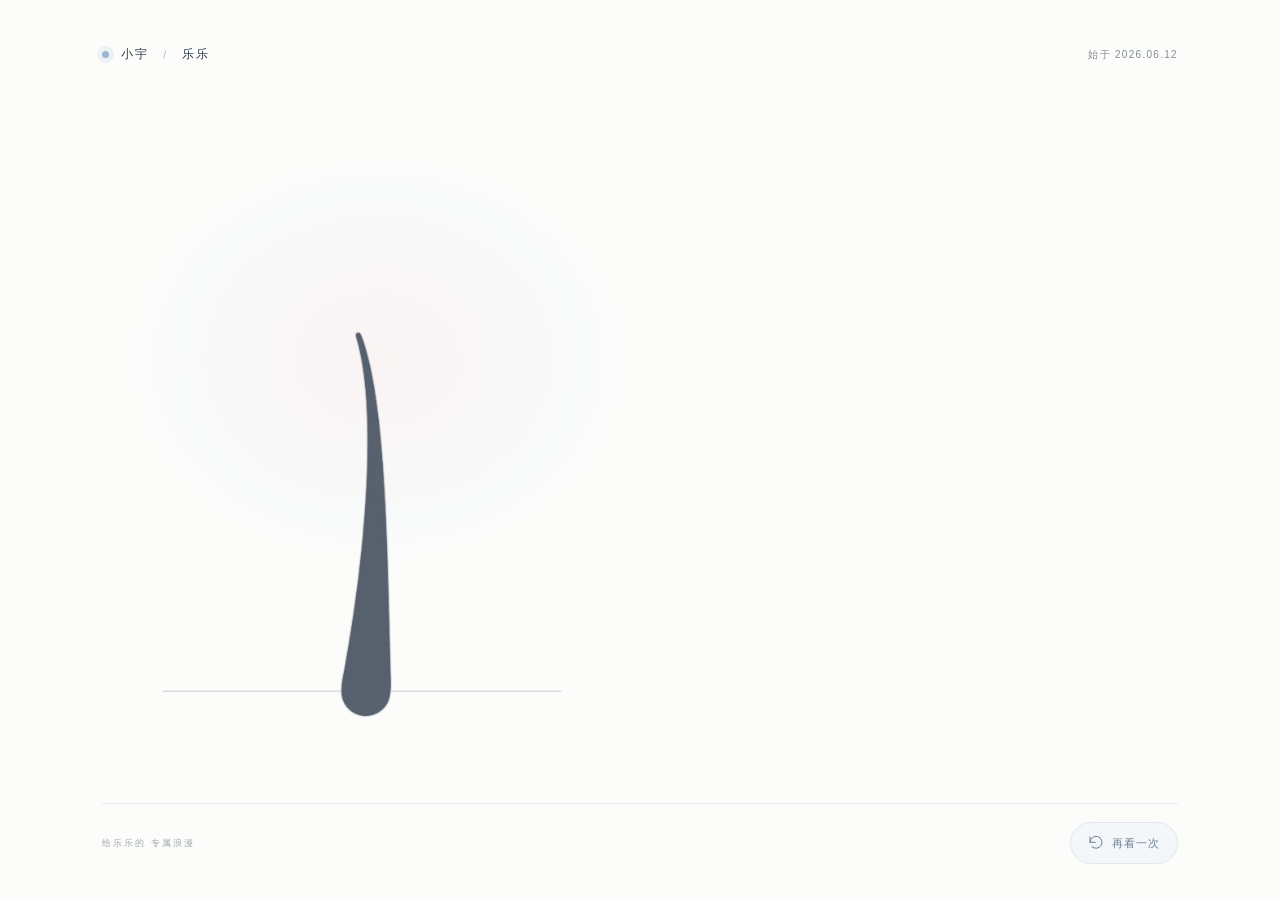
<file: index.html>
<!doctype html>
<html lang="zh-CN">
<head>
  <meta charset="UTF-8">
  <meta name="viewport" content="width=device-width, initial-scale=1, viewport-fit=cover">
  <meta name="theme-color" content="#fcfcfa">
  <meta name="description" content="幸福无教程 你在我身边便是幸福 — 小宇写给乐乐的一封情书">
  <meta name="robots" content="noindex, nofollow">
  <meta property="og:title" content="乐乐 有些话想对你说">
  <meta property="og:description" content="幸福无教程 你在我身边便是幸福">
  <meta property="og:type" content="website">
  <title>乐乐 有些话想对你说</title>
  <link rel="icon" href="favicon.svg" type="image/svg+xml">
  <link rel="stylesheet" href="styles.css">
  <script defer src="config.js"></script>
  <script defer src="js/geometry.js"></script>
  <script defer src="js/tree.js"></script>
  <script defer src="js/app.js"></script>
</head>
<body>
  <div class="page">
    <header class="masthead">
      <a class="dedication" href="#letter" aria-label="阅读小宇写给乐乐的信"><span class="blue-mark" aria-hidden="true"></span>小宇 <span class="slash">/</span> 乐乐</a>
      <span class="since">始于 <time datetime="2026-06-12">2026.06.12</time></span>
    </header>

    <main id="experience">
      <figure class="tree-scene" aria-label="一棵为乐乐慢慢长大的爱心树">
        <div class="tree-halo" aria-hidden="true"></div>
        <div class="tree-stage" aria-hidden="true">
          <canvas id="ground-canvas"></canvas>
          <canvas id="static-canvas"></canvas>
          <canvas id="canvas"></canvas>
        </div>
        <figcaption>小宇 <span aria-hidden="true">·</span> 写给乐乐</figcaption>
      </figure>

      <article class="letter" id="letter" aria-label="小宇给乐乐的情书">
        <p class="eyebrow">有些话想对你说</p>
        <h1>乐乐<span class="name-dot" aria-hidden="true"></span></h1>
        <div class="letter-body" aria-label="幸福无教程 你在我身边便是幸福 我爱你乐乐⌯'ㅅ'⌯">
          <p class="typed-line lead" data-text="幸福无教程">幸福无教程</p>
          <p class="typed-line" data-text="你在我身边便是幸福">你在我身边便是幸福</p>
          <p class="typed-line final-line" data-text="我爱你乐乐⌯'ㅅ'⌯">我爱你乐乐⌯'ㅅ'⌯</p>
        </div>
        <div class="closing">
          <div class="together">
            <p class="together-label">从那天起 到此刻</p>
            <p class="day-counter">我们已经相恋 <strong id="days">—</strong><span>天</span></p>
            <p class="anniversary">2026.06.12 <span aria-hidden="true">—</span> <span id="today">现在</span></p>
          </div>
          <p class="signature">小宇</p>
        </div>
      </article>
    </main>

    <footer class="page-footer">
      <span class="footer-note">给乐乐的 专属浪漫</span>
      <button id="replay" type="button">
        <svg viewBox="0 0 24 24" width="16" height="16" fill="none" stroke="currentColor" stroke-width="1.5" stroke-linecap="round" stroke-linejoin="round" aria-hidden="true"><path d="M3 11a9 9 0 1 1 2.8 6.5M3 3v8h8"/></svg>
        再看一次
      </button>
    </footer>
  </div>
</body>
</html>
</file>
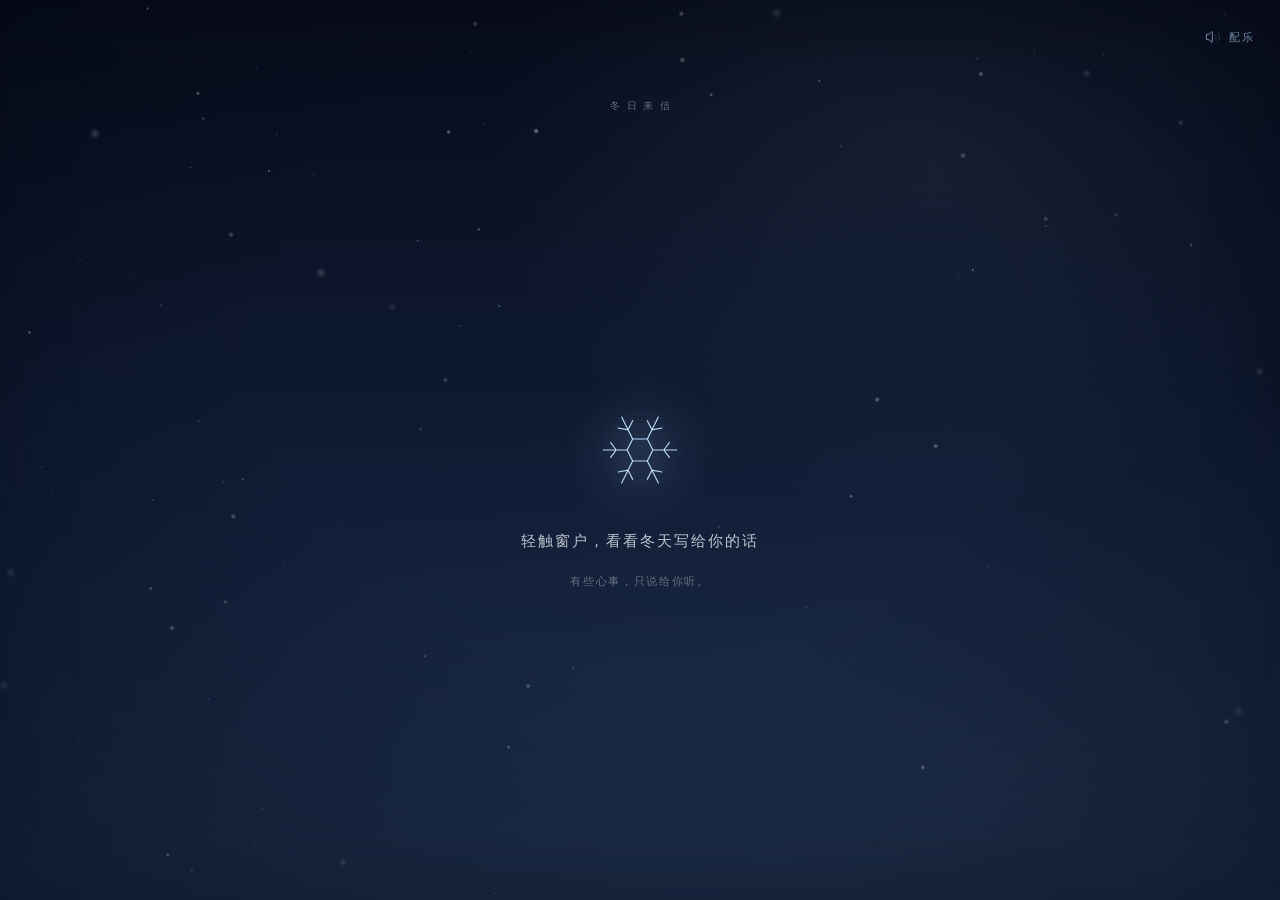
<file: winter-2026/index.html>
<!doctype html>
<html lang="zh-CN">
<head>
<meta charset="UTF-8">
<meta name="viewport" content="width=device-width, initial-scale=1, viewport-fit=cover">
<meta name="theme-color" content="#060B1A">
<meta name="color-scheme" content="dark">
<meta name="format-detection" content="telephone=no, email=no, address=no">
<meta name="description" content="雪落无声，爱意有声。一封藏在冬夜里，只写给你的信。">
<meta property="og:title" content="冬天有一封信，想写给你">
<meta property="og:description" content="轻触窗户，看看冬天写给你的话。">
<meta property="og:type" content="website">
<title>冬天有一封信，想写给你</title>
<style>
  :root {
    --night-top: #060b1a; --night-middle: #101c35; --night-bottom: #192a46;
    --ice: #b8d8f8; --moon: #f3f7ff; --lavender: #b4a7d6; --gold: #f4d9a6;
    --ice-rgb: 184, 216, 248; --gold-rgb: 244, 217, 166;
    --ease: cubic-bezier(.22, .61, .36, 1);
    --breath-time: 3.8s; --wake-time: 1.5s; --line-time: .9s;
    --slow-time: 8s; --fade-time: 1.8s; --enter-time: 2s;
  }
  * { box-sizing: border-box; }
  html, body { margin: 0; width: 100%; height: 100%; overflow: hidden; }
  body {
    background: var(--night-top); color: var(--moon);
    font-family: -apple-system, BlinkMacSystemFont, "PingFang SC", "Hiragino Sans GB", "Microsoft YaHei", sans-serif;
    font-weight: 300; -webkit-font-smoothing: antialiased;
    -webkit-text-size-adjust: 100%; text-size-adjust: 100%;
    -webkit-user-select: none; user-select: none;
    -webkit-tap-highlight-color: transparent; -webkit-touch-callout: none;
  }
  .scene {
    position: relative; width: 100%; height: 100vh; height: 100dvh;
    overflow: hidden; isolation: isolate; touch-action: manipulation;
  }
  .night, .mist, .light, .warmth, .glass, #snow { position: absolute; inset: 0; pointer-events: none; }
  .night {
    background: radial-gradient(ellipse at 73% 18%, rgba(184,216,248,.065), transparent 34%),
      linear-gradient(180deg, var(--night-top), var(--night-middle) 53%, var(--night-bottom));
  }
  .night::before {
    content: ""; position: absolute; inset: 0; opacity: .45;
    background: radial-gradient(circle at 21% 19%, var(--ice) 0 .6px, transparent 1.2px),
      radial-gradient(circle at 76% 30%, var(--moon) 0 .5px, transparent 1px),
      radial-gradient(circle at 64% 9%, var(--moon) 0 .4px, transparent 1px),
      radial-gradient(circle at 39% 34%, var(--ice) 0 .5px, transparent 1px);
    animation: atmosphere var(--slow-time) ease-in-out infinite alternate;
  }
  .mist {
    inset: 25% -25% -20%; opacity: .32;
    background: radial-gradient(ellipse at 68% 65%, rgba(184,216,248,.11), transparent 53%);
    animation: mist-drift 28s ease-in-out infinite alternate;
  }
  .light {
    opacity: 0;
    background: radial-gradient(ellipse at 50% 48%, rgba(var(--ice-rgb),.1), transparent 62%);
  }
  .warmth {
    opacity: 0;
    background: radial-gradient(ellipse at 50% 56%, rgba(var(--gold-rgb),.08), transparent 52%);
  }
  #snow { width: 100%; height: 100%; }
  .glass {
    background: radial-gradient(ellipse at 50% 40%, transparent 40%, rgba(3,7,18,.37) 100%);
    box-shadow: inset 0 0 80px rgba(3,7,18,.18);
  }
  .composition { position: absolute; top: 0; width: 100%; height: var(--scene-height, 100%); }
  .eyebrow {
    position: absolute; top: max(11%, calc(env(safe-area-inset-top, 0px) + 32px));
    width: 100%; margin: 0; text-align: center; padding-left: .65em;
    font-size: 10px; letter-spacing: .65em; color: rgba(var(--ice-rgb),.48);
    animation: arrive var(--enter-time) var(--ease) both;
  }
  .intro { position: absolute; inset: 0; }
  .opener {
    position: absolute; left: 50%; top: 50%; width: 112px; height: 112px;
    margin: -56px 0 0 -56px; padding: 12px; border: 0; border-radius: 50%;
    color: var(--ice); background: transparent; cursor: pointer;
    transition: background .4s ease, box-shadow .4s ease;
  }
  .opener:focus-visible { outline: 1px solid rgba(var(--ice-rgb),.6); outline-offset: 8px; }
  .opener::before {
    content: ""; position: absolute; inset: -24px; border-radius: 50%;
    background: radial-gradient(circle, rgba(var(--ice-rgb),.08), transparent 68%);
  }
  .crystal { display: block; width: 100%; height: 100%; transition: transform .4s var(--ease); }
  .crystal svg {
    display: block; width: 100%; height: 100%; overflow: visible;
    filter: drop-shadow(0 0 12px rgba(var(--ice-rgb),.38));
    animation: breathe var(--breath-time) ease-in-out infinite;
  }
  .opener:active .crystal { transform: scale(.96); }
  @media (hover: hover) {
    .opener:hover .crystal { transform: scale(1.035); }
    .opener:hover { background: rgba(var(--ice-rgb),.025); }
  }
  .hint {
    position: absolute; left: 20px; right: 20px; top: calc(50% + 77px);
    margin: 0; text-align: center; font-size: clamp(13px, 3.5vw, 15px);
    letter-spacing: .13em; line-height: 1.9; color: rgba(243,247,255,.76);
    animation: arrive var(--enter-time) var(--ease) both;
  }
  .hint span { display: block; animation: hint-float 6s ease-in-out 2s infinite; }
  .aside { display: block; margin-top: 15px; font-size: 11px; letter-spacing: .15em; color: rgba(243,247,255,.37); }
  .halo {
    position: absolute; left: 50%; top: 50%; width: 94px; height: 94px;
    margin: -47px; opacity: 0; border: 1px solid rgba(var(--ice-rgb),.26); border-radius: 50%;
    box-shadow: 0 0 22px rgba(var(--ice-rgb),.08), inset 0 0 18px rgba(var(--ice-rgb),.05);
    pointer-events: none;
  }
  .letter {
    position: absolute; left: 50%; top: 50%; width: calc(100% - 48px); max-width: 720px;
    transform: translate(-50%, -50%); text-align: center; pointer-events: none;
    font-family: "Songti SC", "STSong", "Noto Serif CJK SC", "SimSun", serif;
    font-size: clamp(23px, 6.15vw, 30px); font-weight: 400;
    line-height: 2; letter-spacing: .14em; text-shadow: 0 0 24px rgba(var(--ice-rgb),.14);
  }
  .letter p { margin: 0; }
  .letter p + p { margin-top: .65em; }
  .line { display: block; opacity: 0; transform: translateY(10px); filter: blur(4px); overflow-wrap: anywhere; }
  .secret {
    position: absolute; bottom: max(10%, calc(env(safe-area-inset-bottom, 0px) + 68px));
    left: 24px; right: 24px; margin: 0; text-align: center;
    font-size: clamp(11px, 2.9vw, 13px); line-height: 1.8; letter-spacing: .12em;
    color: rgba(var(--gold-rgb),.65); opacity: 0;
  }
  .awake .intro { animation: wake var(--wake-time) var(--ease) both; pointer-events: none; }
  .awake .halo { animation: halo var(--wake-time) var(--ease) both; }
  .awake .light { animation: arrive var(--fade-time) ease .5s both; }
  .awake .line { animation: line-in var(--line-time) var(--ease) var(--delay) both; }
  .is-warm .warmth { animation: arrive var(--fade-time) ease both; }
  .complete .letter { animation: poem-breathe var(--slow-time) ease-in-out infinite; }
  .complete .line { animation: none; opacity: 1; transform: none; filter: none; }
  .complete .intro { animation: none; opacity: 0; visibility: hidden; }
  .secret.visible { animation: secret-in var(--fade-time) var(--ease) both; }
  .paused *, .paused *::before, .paused *::after { animation-play-state: paused !important; }
  .low-power .mist, .low-power .night::before, .low-power .crystal svg,
  .low-power .hint span, .low-power.complete .letter { animation: none; }
  .control {
    position: absolute; z-index: 2; display: inline-flex; align-items: center;
    justify-content: center; gap: 8px; min-width: 44px; min-height: 44px;
    padding: 8px 12px; border: 0; border-radius: 24px; background: transparent;
    color: rgba(var(--ice-rgb),.62); font: inherit; font-size: 11px;
    letter-spacing: .12em; cursor: pointer; touch-action: manipulation;
    transition: opacity .65s var(--ease), transform .4s var(--ease), background .4s ease;
  }
  .control svg { width: 16px; height: 16px; flex: none; }
  .control[hidden] { display: none; }
  .control:focus-visible { outline: 1px solid var(--ice); outline-offset: 3px; }
  .control:active { transform: scale(.96); }
  .music { top: calc(env(safe-area-inset-top, 0px) + 15px); right: max(14px, env(safe-area-inset-right, 0px)); animation: arrive var(--enter-time) ease both; }
  .music .sound-waves { opacity: .3; transition: opacity .4s; }
  .music[aria-pressed="true"] .sound-waves { opacity: 1; }
  .replay { bottom: calc(env(safe-area-inset-bottom, 0px) + 12px); left: 50%; margin-left: -65px; width: 130px; opacity: 0; visibility: hidden; transform: translateY(6px); }
  .complete .replay { opacity: 1; visibility: visible; transform: translateY(0); }
  .complete .replay:active { transform: scale(.96); }
  .restarting .letter, .restarting .secret, .restarting .light, .restarting .warmth {
    animation: none; opacity: 0; transition: opacity .65s ease;
  }
  .restarting .intro { animation: none; opacity: 1; visibility: visible; transform: none; filter: none; transition: opacity .65s ease; }
  .restarting .replay { opacity: 0; pointer-events: none; }
  .reduced.restarting .letter, .reduced.restarting .secret, .reduced.restarting .light,
  .reduced.restarting .warmth, .reduced.restarting .intro { transition-duration: .2s; }
  @media (hover: hover) { .control:hover { background: rgba(var(--ice-rgb),.045); } }
  .sr-only { position: absolute; width: 1px; height: 1px; padding: 0; margin: -1px; overflow: hidden; clip: rect(0,0,0,0); white-space: nowrap; }
  @keyframes arrive { from { opacity: 0; } to { opacity: 1; } }
  @keyframes atmosphere { to { opacity: .2; } }
  @keyframes mist-drift { to { transform: translate3d(-4%, -2%, 0); } }
  @keyframes breathe { 0%, 100% { opacity: .78; transform: scale(1); } 50% { opacity: 1; transform: scale(1.06); } }
  @keyframes hint-float { 50% { transform: translateY(-3px); } }
  @keyframes wake { 0% { opacity: 1; } 33% { opacity: 1; filter: brightness(1.5); transform: scale(1.025); } 100% { opacity: 0; filter: brightness(1); transform: scale(1.045); } }
  @keyframes halo { 0% { opacity: 0; transform: scale(.8); } 20% { opacity: .65; } 100% { opacity: 0; transform: scale(2.8); } }
  @keyframes line-in { to { opacity: 1; transform: translateY(0); filter: blur(0); } }
  @keyframes poem-breathe { 0%, 100% { opacity: 1; } 50% { opacity: .88; } }
  @keyframes secret-in { from { opacity: 0; transform: translateY(var(--secret-lift, 5px)); } to { opacity: 1; transform: translateY(0); } }
  .reduced .mist, .reduced .night::before, .reduced .crystal svg,
  .reduced .hint span, .reduced.complete .letter { animation: none; }
  .reduced .halo { display: none; }
  .reduced .line { transform: none; filter: none; }
  .reduced.awake .intro { animation-name: quiet-out; }
  .reduced .secret { --secret-lift: 0px; }
  @keyframes quiet-out { from { opacity: 1; } to { opacity: 0; } }
  @media (prefers-reduced-motion: reduce) {
    *, *::before, *::after { scroll-behavior: auto !important; }
    .crystal, .opener { transition: none; }
  }
  @media (max-height: 450px) {
    .eyebrow { top: max(20px, env(safe-area-inset-top, 0px)); }
    .opener { width: 88px; height: 88px; margin: -44px 0 0 -44px; padding: 6px; }
    .hint { top: calc(50% + 53px); font-size: 12px; }
    .aside { margin-top: 7px; }
    .secret { bottom: calc(env(safe-area-inset-bottom, 0px) + 57px); }
    .replay { bottom: calc(env(safe-area-inset-bottom, 0px) + 3px); }
  }
</style>
</head>
<body>
<main class="scene" id="scene" data-state="idle" aria-label="冬日来信">
  <div class="night" aria-hidden="true"></div>
  <div class="mist" aria-hidden="true"></div>
  <div class="light" aria-hidden="true"></div>
  <div class="warmth" aria-hidden="true"></div>
  <canvas id="snow" aria-hidden="true"></canvas>
  <div class="glass" aria-hidden="true"></div>
  <div class="composition">
    <p class="eyebrow" aria-hidden="true">冬日来信</p>
    <div class="intro" id="intro">
      <button class="opener" id="opener" type="button" aria-label="打开冬日来信" aria-describedby="hint">
        <span class="crystal">
          <!-- Lucide snowflake，内联 SVG；许可见文件末尾 -->
          <svg viewBox="0 0 24 24" fill="none" stroke="currentColor" stroke-width=".32" stroke-linecap="round" stroke-linejoin="round" aria-hidden="true">
            <path d="m10 20-1.25-2.5L6 18M10 4 8.75 6.5 6 6m8 14 1.25-2.5L18 18m-4-14 1.25 2.5L18 6m-1 15-3-6h-4m7-12-3 6 1.5 3M2 12h6.5L10 9m10 1-1.5 2 1.5 2M22 12h-6.5L14 15M4 10l1.5 2L4 14m3 7 3-6-1.5-3M7 3l3 6h4"/>
          </svg>
        </span>
      </button>
      <p class="hint" id="hint"><span>轻触窗户，看看冬天写给你的话</span><small class="aside">有些心事，只说给你听。</small></p>
    </div>
    <div class="halo" aria-hidden="true"></div>
    <article class="letter" id="letter" aria-label="写给你的情书" aria-hidden="true"></article>
  </div>
  <p class="secret" id="secret" aria-hidden="true"></p>
  <button class="control music" id="music" type="button" aria-label="开启配乐" aria-pressed="false">
    <svg viewBox="0 0 24 24" fill="none" stroke="currentColor" stroke-width="1.5" stroke-linecap="round" stroke-linejoin="round" aria-hidden="true">
      <path d="M11 4.702a.705.705 0 0 0-1.203-.498L6.413 7.587A1.4 1.4 0 0 1 5.416 8H3a1 1 0 0 0-1 1v6a1 1 0 0 0 1 1h2.416a1.4 1.4 0 0 1 .997.413l3.383 3.384A.705.705 0 0 0 11 19.298z"/>
      <g class="sound-waves"><path d="M16 9a5 5 0 0 1 0 6M19.364 18.364a9 9 0 0 0 0-12.728"/></g>
    </svg><span id="music-label">配乐</span>
  </button>
  <button class="control replay" id="replay" type="button" disabled aria-hidden="true" tabindex="-1">
    <svg viewBox="0 0 24 24" fill="none" stroke="currentColor" stroke-width="1.5" stroke-linecap="round" stroke-linejoin="round" aria-hidden="true"><path d="M3 12a9 9 0 1 0 9-9 9.75 9.75 0 0 0-6.74 2.74L3 8M3 3v5h5"/></svg>
    <span>再读一次</span>
  </button>
  <div class="sr-only" id="announcement" role="status" aria-live="polite" aria-atomic="true"></div>
  <noscript><p style="position:absolute;top:65%;width:100%;text-align:center">请开启 JavaScript，阅读这封冬日来信</p></noscript>
</main>
<script>
'use strict';
// 只需修改这里：数组的每一项是一段，\n 表示段内换行。
const CONFIG = {
  paragraphs: ['雪落在窗外，\n你落在我心里。', '乐乐，我爱你\n想和你一起度过\n无数个冬至'], // 情话内容，支持多段
  hiddenText: '这个冬天，想和你一起看很多场雪。', // 底部彩蛋文案
  snowCount: 90,           // 手机参考雪花数量，会按屏幕与性能自动调整
  snowSpeed: 1,            // 下落速度倍率，0.5 更慢，1.5 更快
  animationSpeed: 1,       // 揭晓和呼吸速度倍率，越大越快
  ripple: true,            // 是否开启点击位置的涟漪
  easterEgg: true,         // 是否开启停留彩蛋
  hiddenAfter: 12,         // 前台累计停留多少秒后显示彩蛋
  colors: {               // 主题颜色，统一使用六位十六进制
    top: '#060B1A', middle: '#101C35', bottom: '#192A46',
    ice: '#B8D8F8', moon: '#F3F7FF', lavender: '#B4A7D6', gold: '#F4D9A6'
  }
};
const scene = document.getElementById('scene');
const canvas = document.getElementById('snow');
const ctx = canvas.getContext('2d');
const letter = document.getElementById('letter');
const secret = document.getElementById('secret');
const opener = document.getElementById('opener');
const intro = document.getElementById('intro');
const announcement = document.getElementById('announcement');
const root = document.documentElement;
const musicControl = document.getElementById('music');
const musicLabel = document.getElementById('music-label');
const replayControl = document.getElementById('replay');
const AudioEngine = window.AudioContext || window.webkitAudioContext;
let audioContext = null, musicGain = null, nextNoteTime = 0, musicStep = 0;
let musicEnabled = false, musicTouched = false, restartTime = 0;
const voices = new Set();
// 自编短旋律；仅用本地振荡器合成，无音频文件、网络请求或额外计时器。
const melody = [72,76,79,76,74,76,79,83,72,76,81,79,76,74,72,67,69,72,76,79,77,76,74,72,67,71,74,79,76,74,72,null];
if (!AudioEngine) musicControl.hidden = true;
function updateMusicControl() {
  const playing = musicEnabled && audioContext && audioContext.state === 'running';
  musicControl.setAttribute('aria-pressed', String(!!playing));
  musicControl.setAttribute('aria-label', playing ? '关闭配乐' : '开启配乐');
  musicLabel.textContent = playing ? '静音' : '配乐';
}
function voice(note, time, volume, duration) {
  [1, .16].forEach((strength, harmonic) => {
    const oscillator = audioContext.createOscillator();
    const envelope = audioContext.createGain();
    oscillator.type = 'sine';
    oscillator.frequency.value = 440 * Math.pow(2, (note - 69) / 12) * (harmonic + 1);
    envelope.gain.setValueAtTime(.0001, time);
    envelope.gain.linearRampToValueAtTime(volume * strength, time + .035);
    envelope.gain.exponentialRampToValueAtTime(.0001, time + duration);
    oscillator.connect(envelope); envelope.connect(musicGain);
    voices.add(oscillator);
    oscillator.onended = () => { oscillator.disconnect(); envelope.disconnect(); voices.delete(oscillator); };
    oscillator.start(time); oscillator.stop(time + duration + .05);
  });
}
function pumpMusic() {
  if (!musicEnabled || !audioContext || audioContext.state !== 'running') return;
  const now = audioContext.currentTime;
  // 卡帧或后台恢复后跳过过期时间，避免一次补播许多音符。
  if (nextNoteTime < now) nextNoteTime = now + .06;
  while (nextNoteTime < now + .2) {
    const note = melody[musicStep % melody.length];
    if (note !== null) voice(note, nextNoteTime, .19, 3.1);
    if (musicStep % 8 === 0) voice([48,45,53,55][Math.floor(musicStep / 8) % 4], nextNoteTime, .15, 4.3);
    musicStep++; nextNoteTime += .85;
  }
}
function startMusic() {
  if (!AudioEngine || !musicEnabled) return;
  try {
    if (!audioContext || audioContext.state === 'closed') {
      audioContext = new AudioEngine();
      musicGain = audioContext.createGain(); musicGain.gain.value = 0;
      musicGain.connect(audioContext.destination);
      audioContext.onstatechange = updateMusicControl;
      nextNoteTime = audioContext.currentTime + .06;
    }
    // 必须直接从点击/按键回调调用 resume，兼容移动端的音频解锁限制。
    const pending = audioContext.resume();
    musicGain.gain.cancelScheduledValues(audioContext.currentTime);
    musicGain.gain.setTargetAtTime(.28, audioContext.currentTime, .15);
    Promise.resolve(pending).then(() => {
      if (document.hidden) { audioContext.suspend().catch(() => {}); return; }
      if (musicEnabled) pumpMusic();
      updateMusicControl();
    }).catch(updateMusicControl);
  } catch {
    musicEnabled = false; updateMusicControl();
  }
}
musicControl.addEventListener('click', event => {
  event.stopPropagation(); musicTouched = true;
  const running = musicEnabled && audioContext && audioContext.state === 'running';
  musicEnabled = !running;
  if (musicEnabled) startMusic();
  else if (musicGain) {
    musicGain.gain.cancelScheduledValues(audioContext.currentTime);
    musicGain.gain.setTargetAtTime(0, audioContext.currentTime, .08);
  }
  updateMusicControl();
});
replayControl.addEventListener('click', event => {
  event.stopPropagation();
  if (state !== 'complete') return;
  replayControl.disabled = true; replayControl.tabIndex = -1;
  replayControl.setAttribute('aria-hidden', 'true');
  state = 'restarting'; scene.dataset.state = state; restartTime = 0;
  scene.classList.add('restarting');
  if (musicEnabled) startMusic();
});
function resetStory() {
  scene.classList.remove('awake', 'complete', 'is-warm', 'restarting');
  secret.classList.remove('visible'); secret.setAttribute('aria-hidden', 'true');
  letter.setAttribute('aria-hidden', 'true'); intro.removeAttribute('aria-hidden');
  announcement.textContent = ''; opener.disabled = false;
  visibleTime = revealTime = 0; warmAt = -1; secretShown = false;
  ripples.length = sparks.length = 0; pointer.time = -10;
  state = 'idle'; scene.dataset.state = state;
  void scene.offsetWidth; // 先提交初始样式，再重新触发 CSS 动画。
  awaken(width / 2, stableHeight / 2);
}
const motion = matchMedia('(prefers-reduced-motion: reduce)');
const speed = Math.max(.2, CONFIG.animationSpeed);
const rand = (min, max) => min + Math.random() * (max - min);
const rgb = hex => hex.replace('#', '').match(/../g).map(value => parseInt(value, 16)).join(',');
const colors = CONFIG.colors;
Object.entries({ 'night-top': colors.top, 'night-middle': colors.middle, 'night-bottom': colors.bottom,
  ice: colors.ice, moon: colors.moon, lavender: colors.lavender, gold: colors.gold,
  'ice-rgb': rgb(colors.ice), 'gold-rgb': rgb(colors.gold)
}).forEach(([name, value]) => root.style.setProperty('--' + name, value));
document.querySelector('meta[name="theme-color"]').content = colors.top;
Object.entries({ 'breath-time': 3.8, 'slow-time': 8, 'fade-time': 1.8, 'enter-time': 2 })
  .forEach(([name, seconds]) => root.style.setProperty('--' + name, seconds / speed + 's'));
let lines = [];
CONFIG.paragraphs.forEach(text => {
  const paragraph = document.createElement('p');
  String(text).split('\n').forEach(textLine => {
    const line = document.createElement('span');
    line.className = 'line'; line.textContent = textLine || '\u00a0';
    paragraph.appendChild(line); lines.push(line);
  });
  letter.appendChild(paragraph);
});
secret.textContent = CONFIG.hiddenText;
let reduced = motion.matches;
let lowPower = (navigator.hardwareConcurrency || 8) <= 4 || (navigator.deviceMemory || 8) <= 2;
let state = 'idle', visibleTime = 0, revealTime = 0, warmAt = -1, secretShown = false;
let width = 0, height = 0, stableHeight = 0, dpr = 1, needsResize = true;
let particles = [], ripples = [], sparks = [];
let frameId = 0, previous = 0, sampleTime = 0, sampleFrames = 0, slowSamples = 0;
let lead = 1.5, gap = .6, lineDuration = .9, endTime = 3;
const pointer = { x: -1000, y: -1000, dx: 0, dy: 0, time: -10 };

function configureMotion() {
  reduced = motion.matches;
  scene.classList.toggle('reduced', reduced);
  scene.classList.toggle('low-power', lowPower);
  lead = (reduced ? .35 : 1.5) / speed;
  gap = (reduced ? .18 : .6) / speed;
  lineDuration = (reduced ? .55 : .9) / speed;
  endTime = lead + Math.max(0, lines.length - 1) * gap + lineDuration;
  root.style.setProperty('--wake-time', (reduced ? .35 : 1.5) / speed + 's');
  root.style.setProperty('--line-time', lineDuration + 's');
  lines.forEach((line, i) => line.style.setProperty('--delay', lead + i * gap + 's'));
  needsResize = true;
}
// 预绘柔边雪粒，逐帧仅复用贴图，不逐粒使用昂贵的阴影或滤镜。
function makeSprite(color, soft) {
  const image = document.createElement('canvas'); image.width = image.height = 32;
  const brush = image.getContext('2d');
  const gradient = brush.createRadialGradient(16, 16, 0, 16, 16, 16);
  gradient.addColorStop(0, 'rgba(' + rgb(color) + ',1)');
  gradient.addColorStop(soft ? .18 : .48, 'rgba(' + rgb(color) + ',.7)');
  gradient.addColorStop(1, 'rgba(' + rgb(color) + ',0)');
  brush.fillStyle = gradient; brush.fillRect(0, 0, 32, 32); return image;
}
const sprites = ctx ? [makeSprite(colors.ice, false), makeSprite(colors.moon, false), makeSprite(colors.moon, true)] : [];
const glowSprite = ctx ? makeSprite(colors.gold, true) : null;
function particle(anywhere) {
  const roll = Math.random(), layer = roll < .5 ? 0 : roll < .91 ? 1 : 2;
  return { x: rand(-20, width + 20), y: anywhere ? rand(-20, height + 20) : -20,
    layer, size: rand(.7, 1.3) * [1.3, 2.4, 5.3][layer],
    alpha: rand(.18, .44) * [.6, 1, .65][layer],
    speed: rand(8, 16) * [.55, 1, 1.5][layer], phase: rand(0, Math.PI * 2) };
}
function resize() {
  const oldWidth = width, oldHeight = height;
  width = scene.clientWidth; height = scene.clientHeight;
  // 地址栏小幅伸缩时只调整画布，文字锚点保持稳定；旋转或大幅变化再重排。
  if (!stableHeight || Math.abs(width - oldWidth) > 2 || Math.abs(height - stableHeight) > 150) {
    stableHeight = height; root.style.setProperty('--scene-height', stableHeight + 'px');
  }
  dpr = Math.min(window.devicePixelRatio || 1, lowPower ? 1.25 : 2);
  canvas.width = Math.round(width * dpr); canvas.height = Math.round(height * dpr);
  if (ctx) ctx.setTransform(dpr, 0, 0, dpr, 0, 0);
  particles.forEach(p => { p.x *= width / (oldWidth || width); p.y *= height / (oldHeight || height); });
  const area = Math.max(.55, Math.min(1.8, width * height / 329160));
  const count = Math.min(200, Math.max(0, Math.round(CONFIG.snowCount * area / Math.sqrt(dpr) * (lowPower ? .6 : 1) * (reduced ? .45 : 1))));
  while (particles.length < count) particles.push(particle(true));
  particles.length = count;
  letter.style.fontSize = '';
  const available = Math.min(stableHeight * .62, Math.max(100, stableHeight - 210));
  if (letter.offsetHeight > available) letter.style.fontSize = Math.max(14, parseFloat(getComputedStyle(letter).fontSize) * available / letter.offsetHeight) + 'px';
  needsResize = false;
}
function awaken(x, y) {
  if (state !== 'idle') return;
  if (!musicTouched) musicEnabled = true;
  if (musicEnabled) startMusic();
  state = 'waking'; scene.dataset.state = state; revealTime = 0;
  opener.disabled = true; intro.setAttribute('aria-hidden', 'true');
  scene.classList.add('awake');
  if (CONFIG.ripple && !reduced) ripples.push({ x, y, age: 0 });
}
scene.addEventListener('click', event => {
  if (event.target.closest('.control')) return;
  awaken(event.detail === 0 ? width / 2 : event.clientX, event.detail === 0 ? stableHeight / 2 : event.clientY);
});
document.addEventListener('keydown', event => {
  if (event.target.closest && event.target.closest('.control')) return;
  if ((event.key === 'Enter' || event.key === ' ' || event.key === 'Spacebar') && !event.repeat && !event.altKey && !event.ctrlKey && !event.metaKey) {
    event.preventDefault(); awaken(width / 2, stableHeight / 2);
  }
});
function movePointer(x, y) {
  const recent = visibleTime - pointer.time < .15;
  pointer.dx = recent ? Math.max(-15, Math.min(15, x - pointer.x)) : 0;
  pointer.dy = recent ? Math.max(-10, Math.min(10, y - pointer.y)) : 0;
  pointer.x = x; pointer.y = y; pointer.time = visibleTime;
}
if ('PointerEvent' in window) {
  scene.addEventListener('pointermove', e => movePointer(e.clientX, e.clientY), { passive: true });
  scene.addEventListener('pointerleave', () => { pointer.time = -10; });
} else {
  scene.addEventListener('touchmove', e => { if (e.touches.length === 1) movePointer(e.touches[0].clientX, e.touches[0].clientY); }, { passive: true });
  scene.addEventListener('mousemove', e => movePointer(e.clientX, e.clientY), { passive: true });
}
function updateStory(dt) {
  visibleTime += dt;
  if (state === 'restarting') {
    restartTime += dt;
    if (restartTime >= (reduced ? .22 : .7)) resetStory();
    return;
  }
  if (state === 'waking' || state === 'revealing') {
    revealTime += dt;
    if (revealTime >= lead && state === 'waking') { state = 'revealing'; scene.dataset.state = state; }
    if (warmAt < 0 && revealTime >= lead + Math.max(0, lines.length - 1) * gap) {
      warmAt = visibleTime; scene.classList.add('is-warm');
      if (!reduced && !lowPower) {
        for (let i = 0; i < 7; i++) sparks.push({ x: width / 2 + rand(-115, 115), y: stableHeight / 2 + rand(-75, 80), age: -i * .12, life: rand(1.8, 2.8) });
      }
    }
    if (revealTime >= endTime) {
      state = 'complete'; scene.dataset.state = state; scene.classList.add('complete');
      replayControl.disabled = false; replayControl.tabIndex = 0; replayControl.removeAttribute('aria-hidden');
      letter.removeAttribute('aria-hidden'); announcement.textContent = CONFIG.paragraphs.join('\n');
    }
  }
  if (CONFIG.easterEgg && !secretShown && state === 'complete' && visibleTime >= CONFIG.hiddenAfter) {
    secretShown = true; secret.classList.add('visible'); secret.removeAttribute('aria-hidden');
  }
}
function draw(dt) {
  if (!ctx) return;
  ctx.clearRect(0, 0, width, height);
  const wind = Math.sin(visibleTime * .19) * 3 + Math.sin(visibleTime * .07) * 2;
  const nearPointer = visibleTime - pointer.time < .18;
  particles.forEach((p, i) => {
    if (!reduced) {
      p.y += p.speed * Math.max(0, CONFIG.snowSpeed) * dt;
      p.x += (wind + Math.sin(visibleTime * .45 + p.phase) * (3 + p.layer * 2)) * dt;
      if (nearPointer && i % 3 === 0) {
        const distance = Math.hypot(p.x - pointer.x, p.y - pointer.y);
        const force = Math.max(0, 1 - distance / 105);
        p.x += pointer.dx * force * dt * 2; p.y += pointer.dy * force * dt;
      }
      if (p.y > height + 20) Object.assign(p, particle(false));
      if (p.x < -22) p.x = width + 20;
      if (p.x > width + 22) p.x = -20;
    }
    const shimmer = !reduced && warmAt >= 0 && visibleTime - warmAt < 3 && i % 11 === 0 ? Math.sin((visibleTime - warmAt) * Math.PI / 3) * .18 : 0;
    ctx.globalAlpha = p.alpha + shimmer;
    ctx.drawImage(sprites[p.layer], p.x - p.size, p.y - p.size, p.size * 2, p.size * 2);
  });
  for (let i = ripples.length - 1; i >= 0; i--) {
    const r = ripples[i]; r.age += dt * speed;
    if (r.age > 1.6) { ripples.splice(i, 1); continue; }
    const progress = r.age / 1.6;
    ctx.globalAlpha = Math.sin(progress * Math.PI) * .25;
    ctx.strokeStyle = colors.ice; ctx.lineWidth = .7;
    ctx.beginPath(); ctx.arc(r.x, r.y, 8 + (1 - Math.pow(1 - progress, 3)) * 78, 0, Math.PI * 2); ctx.stroke();
  }
  for (let i = sparks.length - 1; i >= 0; i--) {
    const s = sparks[i]; s.age += dt * speed;
    if (s.age >= s.life) { sparks.splice(i, 1); continue; }
    if (s.age < 0) continue;
    s.y -= dt * 3; ctx.globalAlpha = Math.sin(s.age / s.life * Math.PI) * .45;
    ctx.drawImage(glowSprite, s.x - 3, s.y - 3, 6, 6);
  }
  ctx.globalAlpha = 1;
}
// 唯一动画循环：时间线、粒子与性能采样共用它；后台不积累时间。
function frame(now) {
  frameId = 0;
  const elapsed = previous ? (now - previous) / 1000 : 0;
  previous = now;
  const dt = Math.min(elapsed, .1);
  if (needsResize) resize();
  updateStory(elapsed); draw(dt); pumpMusic();
  if (!lowPower && !reduced && elapsed > 0 && elapsed < .2) {
    sampleTime += elapsed; sampleFrames++;
    if (sampleTime >= 2) {
      slowSamples = sampleFrames / sampleTime < 40 ? slowSamples + 1 : 0;
      if (slowSamples >= 2) { lowPower = true; configureMotion(); }
      sampleTime = sampleFrames = 0;
    }
  }
  frameId = requestAnimationFrame(frame);
}
function pause() {
  cancelAnimationFrame(frameId); frameId = 0; previous = 0; scene.classList.add('paused');
  if (audioContext && audioContext.state === 'running') audioContext.suspend().catch(() => {});
}
function resume() {
  if (document.hidden || frameId) return;
  previous = 0; scene.classList.remove('paused'); frameId = requestAnimationFrame(frame);
  if (musicEnabled && audioContext) startMusic();
}
window.addEventListener('resize', () => { needsResize = true; }, { passive: true });
window.addEventListener('orientationchange', () => { stableHeight = 0; needsResize = true; }, { passive: true });
document.addEventListener('visibilitychange', () => document.hidden ? pause() : resume());
window.addEventListener('pagehide', pause);
window.addEventListener('pageshow', resume);
if (motion.addEventListener) motion.addEventListener('change', configureMotion);
else motion.addListener(configureMotion);
configureMotion(); resize(); resume();
</script>
<!--
Snowflake, volume and replay SVG icons adapted from Lucide: https://github.com/lucide-icons/lucide
ISC License — Copyright (c) 2026 Lucide Icons and Contributors
Permission to use, copy, modify, and/or distribute this software for any
purpose with or without fee is hereby granted, provided that the above
copyright notice and this permission notice appear in all copies.
THE SOFTWARE IS PROVIDED "AS IS" AND THE AUTHOR DISCLAIMS ALL WARRANTIES
WITH REGARD TO THIS SOFTWARE INCLUDING ALL IMPLIED WARRANTIES OF
MERCHANTABILITY AND FITNESS. IN NO EVENT SHALL THE AUTHOR BE LIABLE FOR
ANY SPECIAL, DIRECT, INDIRECT, OR CONSEQUENTIAL DAMAGES OR ANY DAMAGES
WHATSOEVER RESULTING FROM LOSS OF USE, DATA OR PROFITS, WHETHER IN AN
ACTION OF CONTRACT, NEGLIGENCE OR OTHER TORTIOUS ACTION, ARISING OUT OF
OR IN CONNECTION WITH THE USE OR PERFORMANCE OF THIS SOFTWARE.
-->
</body>
</html>
</file>
<file: styles.css>
:root {
  color-scheme: light;
  --paper: #fcfcfa;
  --ink: #303c49;
  --muted: #818c96;
  --blue: #6488b3;
  --rose: #df8997;
  --tree-shift-x: 0;
  font-family: -apple-system, BlinkMacSystemFont, "Segoe UI", "Microsoft YaHei", sans-serif;
  background: var(--paper);
  color: var(--ink);
}
* { box-sizing: border-box; }
html { scroll-behavior: smooth; }
body { margin: 0; min-width: 280px; }
button, a { -webkit-tap-highlight-color: transparent; }
::selection { background: #f5dce2; }
.page { max-width: 1200px; margin: 0 auto; padding: 46px 62px 25px; }
.masthead { display: flex; justify-content: space-between; align-items: center; gap: 12px; font-size: 12px; letter-spacing: 2px; animation: arrive 1s ease both; }
.dedication { display: inline-flex; align-items: center; gap: 12px; text-decoration: none; color: var(--ink); transition: color .3s, transform .3s; }
.dedication:hover { color: var(--blue); transform: translateY(-2px); }
.dedication:active { transform: scale(.97); }
.blue-mark { width: 7px; height: 7px; border-radius: 50%; background: #9ab6d3; box-shadow: 0 0 0 5px #edf2f7; }
.slash { color: #bbc5ce; padding: 0 2px; }
.since { color: var(--muted); font-size: 10px; letter-spacing: 1.3px; }
main { display: grid; grid-template-columns: 1.15fr 1fr; align-items: center; gap: 44px; padding: 38px 0 32px; min-height: min(740px, calc(100svh - 125px)); transition: opacity .45s, transform .65s cubic-bezier(.2,.7,.2,1), filter .45s; }
.tree-scene { margin: 0; position: relative; min-width: 0; animation: arrive 1.2s ease both; }
.tree-halo { position: absolute; left: 5%; top: 5%; width: 90%; height: 65%; background: radial-gradient(ellipse, #f8ecef88, #eef4fa44 58%, transparent 72%); border-radius: 50%; }
.tree-stage { position: relative; width: 100%; aspect-ratio: 680 / 740; }
canvas { position: absolute; inset: 0; width: 100%; height: 100%; }
figcaption { text-align: center; color: #9b8d94; font-size: 10px; letter-spacing: 2px; margin: 10px 0 0; opacity: 0; transform: translateY(8px); transition: opacity 1.2s, transform 1.2s; }
figcaption span { padding: 0 5px; }
.letter { min-width: 0; padding: 24px 0; scroll-margin-top: 22px; }
.eyebrow { color: var(--blue); letter-spacing: 5px; font-size: 11px; margin: 0 0 23px; }
h1 { font-family: "Songti SC", "STSong", "SimSun", serif; font-size: clamp(48px, 5vw, 72px); font-weight: 400; letter-spacing: 8px; margin: 0 0 38px; line-height: 1.25; }
.name-dot { display: inline-block; width: 7px; height: 7px; border-radius: 50%; margin-left: 10px; background: var(--rose); vertical-align: baseline; }
.eyebrow, h1 { opacity: 0; transform: translateY(14px); transition: opacity 1s, transform 1s cubic-bezier(.2,.7,.2,1); }
.letter.is-visible .eyebrow, .letter.is-visible h1 { opacity: 1; transform: none; }
.letter.is-visible h1 { transition-delay: .15s; }
.letter-body { font-family: "Songti SC", "STSong", "SimSun", serif; font-size: clamp(16px, 1.9vw, 22px); line-height: 1.9; letter-spacing: 1px; }
.typed-line { margin: 0 0 13px; min-height: 1.9em; white-space: nowrap; }
.lead { font-size: 1.14em; }
.final-line { color: #a26777; margin-top: 20px; }
.closing { margin-top: 34px; padding-top: 25px; border-top: 1px solid #e6ebef; display: flex; align-items: flex-end; justify-content: space-between; gap: 12px; opacity: 0; transform: translateY(12px); transition: opacity 1.2s, transform 1.2s; }
.together-label { font-size: 10px; letter-spacing: 2px; color: var(--muted); margin: 0 0 9px; }
.day-counter { font-size: 12px; letter-spacing: 1px; margin: 0; display: flex; align-items: baseline; gap: 8px; }
.day-counter strong { font: italic 36px Georgia, serif; color: var(--blue); font-variant-numeric: tabular-nums; }
.day-counter > span { color: var(--muted); font-size: 11px; }
.anniversary { font-size: 9px; color: #9ba5ad; letter-spacing: .8px; margin: 8px 0 0; }
.anniversary > span:first-child { padding: 0 3px; }
.signature { font: 23px "Songti SC", "STSong", "SimSun", serif; letter-spacing: 4px; margin: 0 0 3px; white-space: nowrap; }
.is-complete .closing, .is-complete figcaption { opacity: 1; transform: none; }
.page-footer { border-top: 1px solid #e8edf1; display: flex; align-items: center; justify-content: space-between; padding-top: 18px; gap: 12px; animation: arrive 1.4s ease both; }
.footer-note { color: #9ca6ae; font-size: 9px; letter-spacing: 2px; }
button { display: inline-flex; align-items: center; gap: 8px; border: 1px solid #e1e8ef; border-radius: 30px; padding: 11px 17px; min-height: 42px; background: #f4f7fa; color: #6b7d91; font: inherit; font-size: 11px; letter-spacing: 1px; cursor: pointer; transition: background .3s, color .3s, box-shadow .3s, transform .3s; }
button svg { transition: transform .6s cubic-bezier(.2,.7,.2,1); }
button:hover { background: #eaf0f7; color: #426690; transform: translateY(-2px); box-shadow: 0 5px 15px #6488b312; }
button:hover svg { transform: rotate(-35deg); }
button:active { transform: scale(.95); }
button:disabled { opacity: .5; cursor: default; }
button:focus-visible, a:focus-visible { outline: 2px solid var(--blue); outline-offset: 5px; }
main.is-leaving { opacity: 0; transform: translateY(8px) scale(.985); filter: blur(3px); }
@keyframes arrive { from { opacity: 0; transform: translateY(10px); } to { opacity: 1; transform: none; } }
@media (min-width: 1400px) { .page { padding-top: 60px; } }
@media (max-width: 760px) {
  .page { max-width: 480px; padding: max(25px, env(safe-area-inset-top)) 28px max(24px, env(safe-area-inset-bottom)); }
  .masthead { font-size: 11px; letter-spacing: 1.5px; }
  .since { font-size: 9px; letter-spacing: .6px; }
  .dedication { gap: 9px; }
  main { grid-template-columns: 1fr; gap: 0; min-height: 0; padding: 5px 0 32px; }
  .tree-scene { width: min(100%, 340px); margin: 0 auto; }
  .tree-stage { margin-top: 1px; }
  figcaption { margin-top: 0; font-size: 9px; letter-spacing: 1.5px; }
  .letter { padding: 31px 7px 0; }
  .eyebrow { font-size: 10px; letter-spacing: 4px; margin-bottom: 15px; }
  h1 { font-size: 46px; margin-bottom: 23px; }
  .letter-body { font-size: 19px; letter-spacing: .7px; }
  .typed-line { margin-bottom: 8px; }
  .final-line { margin-top: 15px; }
  .closing { margin-top: 24px; padding-top: 20px; }
  .page-footer { padding-top: 16px; }
}
@media (max-width: 350px) {
  .page { padding-left: 20px; padding-right: 20px; }
  .letter { padding-left: 2px; padding-right: 2px; }
  .letter-body { font-size: 17px; }
  .footer-note { font-size: 8px; letter-spacing: 1px; }
  .signature { font-size: 20px; }
}
@media (prefers-reduced-motion: reduce) {
  html { scroll-behavior: auto; }
  *, *::before, *::after { animation-duration: .01ms !important; transition-duration: .01ms !important; transition-delay: 0s !important; }
}
</file>
